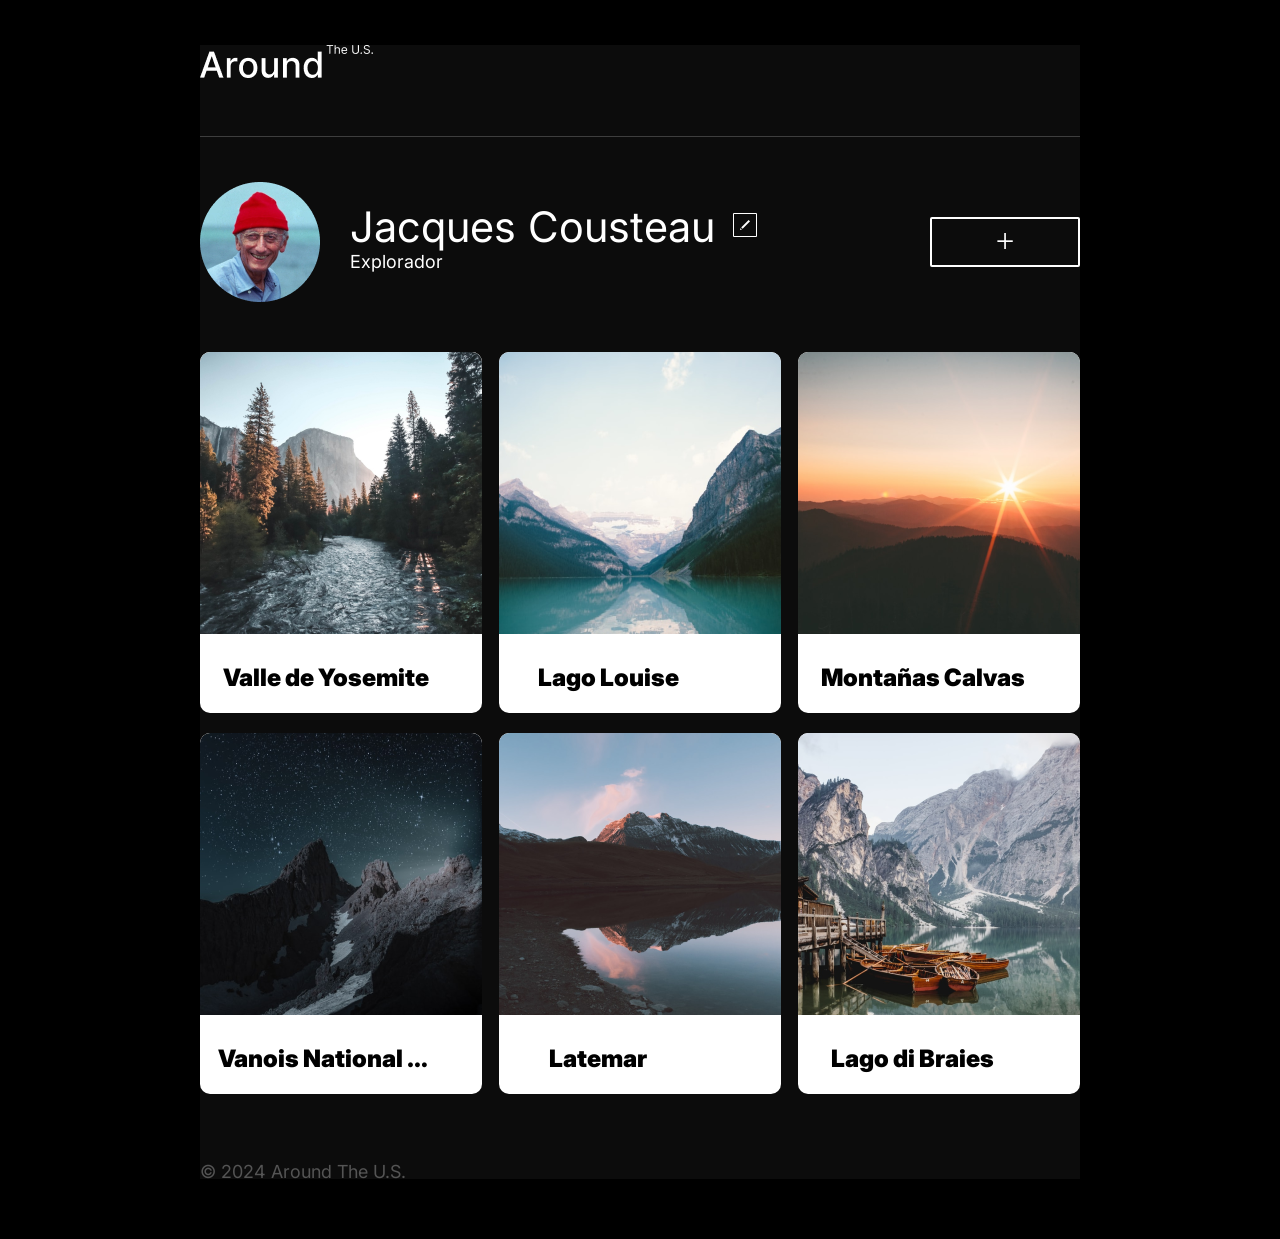
<file: web_project_around/index.html>
<!DOCTYPE html>
<html lang="es">
  <head>
    <meta charset="UTF-8" />
    <meta name="viewport" content="width=device-width, initial-scale=1.0" />
    <meta name="description" content="Al rededor de los Estados Unidos" />
    <meta name="keywords" content="Ciudades, Valles, Lagos" />
    <meta name="author" content="David Segovia" />
    <link rel="stylesheet" href="./pages/index.css" />
    <title>Arount the US</title>
  </head>
  <body>
    <div class="pages">
      <header class="header">
        <img
          src="./images/Vector.png"
          alt="Imagen de Around"
          class="header__vector"
        />
        <img
          src="./images/Line.png"
          alt="Imagen de Linea"
          class="header__line"
        />
      </header>
      <main class="main">
        <section class="profile">
          <img
            src="./images/Avatar.png"
            alt="Imagen del avatar"
            class="profile__avatar"
          />
          <div class="profile__info">
            <div class="profile__info-item">
              <h1 id="profile__info-name" class="profile__info-name">
                Jacques Cousteau
              </h1>
              <a href="#"
                ><img
                  src="./images/Edit Button.png"
                  alt="Imagen de un botton de editar"
                  class="profile__info-button"
              /></a>
            </div>
            <h2 class="profile__info-function">Explorador</h2>
          </div>
          <button class="profile__button">+</button>
        </section>
        <!-- Modal para editar los datos -->
        <div class="modal" id="editModal">
          <div class="modal__content">
            <span class="modal__close" id="closeButton">&times;</span>
            <h2 class="modal__content-title">Editar Perfil</h2>
            <input
              class="modal__content-input"
              type="text"
              id="nameInput"
              placeholder="Nombre"
            />
            <input
              class="modal__content-input"
              type="text"
              id="functionInput"
              placeholder="Acerca de mi"
            />
            <div class="modal__actions">
              <button id="saveButton">Guardar</button>
            </div>
          </div>
        </div>
        <section id="elements" class="elements"></section>
      </main>
      <footer class="footer">
        <p class="footer__copyright">&#169; 2024 Around The U.S.</p>
      </footer>
    </div>
    <script src="./scripts/index.js"></script>
  </body>
</html>
</file>
<file: web_project_around/pages/index.css>
@import url("../vendor/fonts.css");
@import url("../vendor/normalize.css");
@import url("../blocks/page.css");
@import url("../blocks/header.css");
@import url("../blocks/profile.css");
@import url("../blocks/elements.css");
@import url("../blocks/footer.css");
@import url("../blocks/modal.css");
</file>
